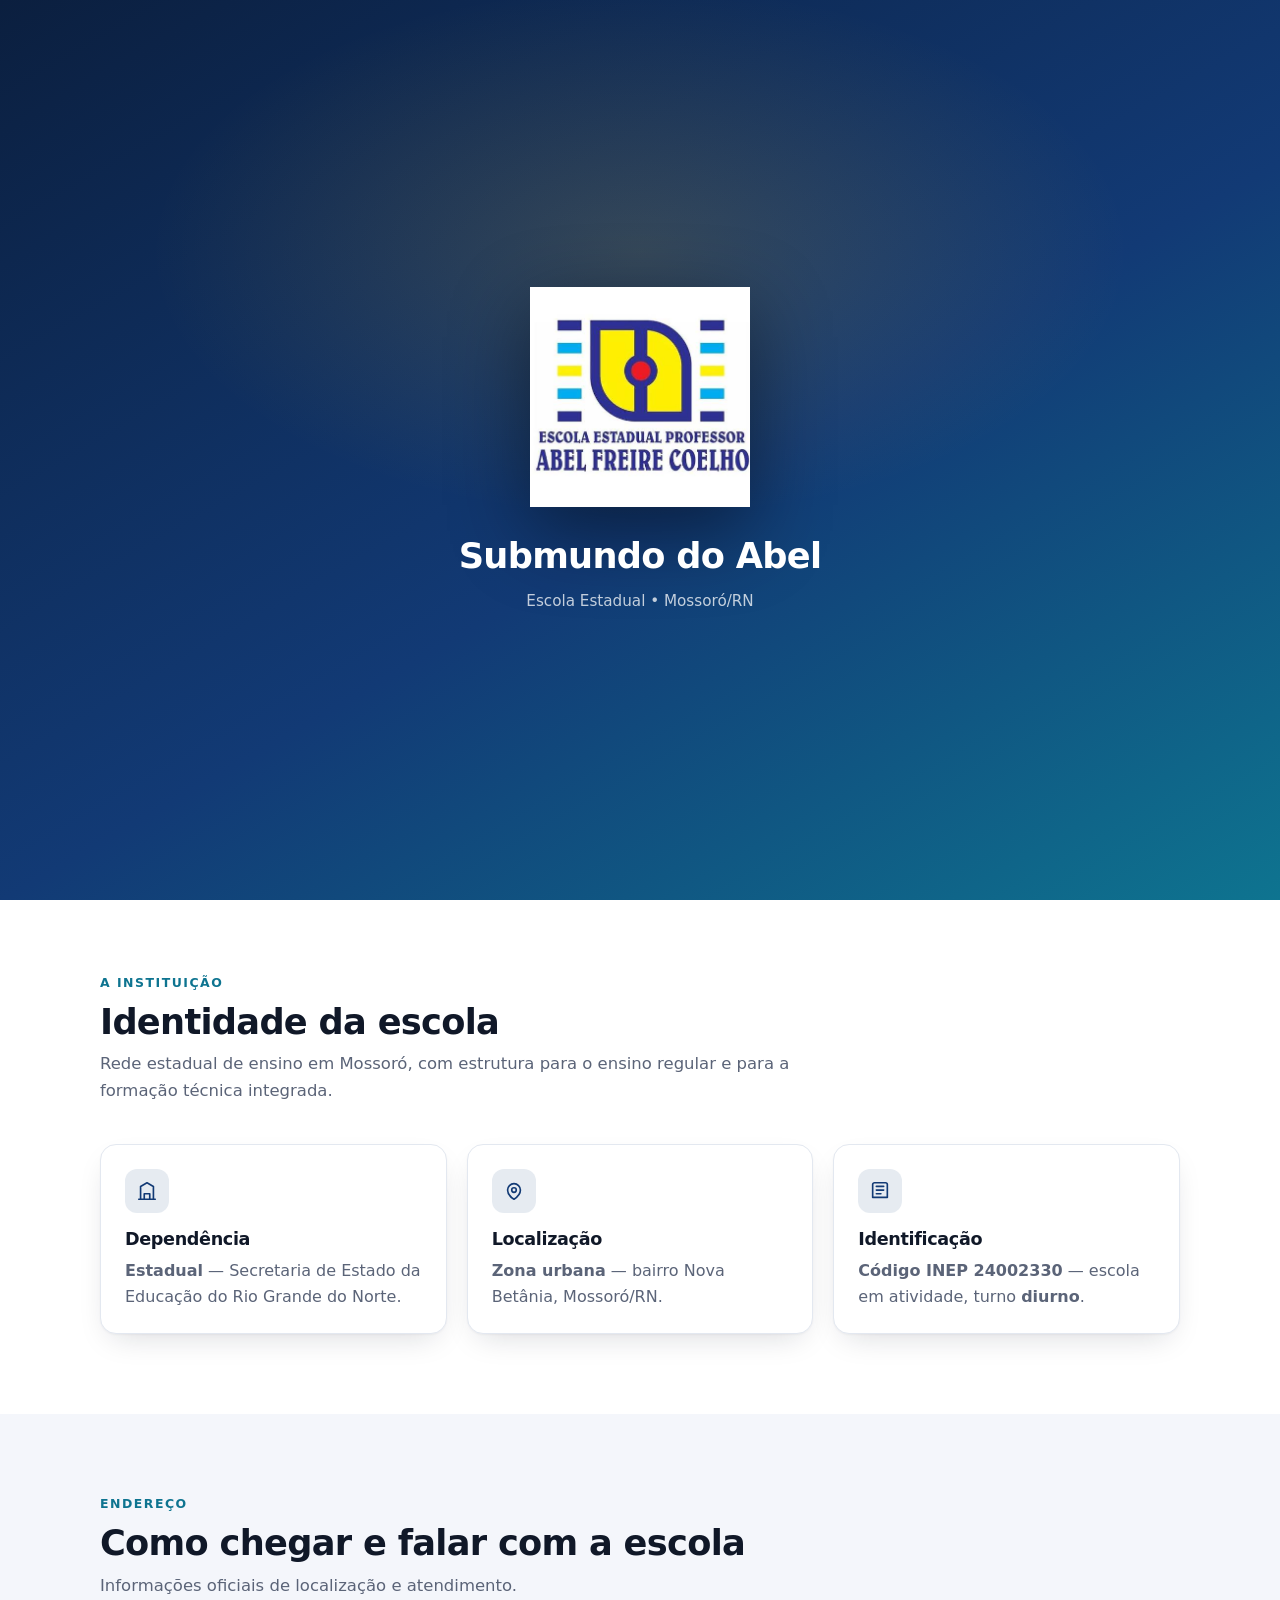
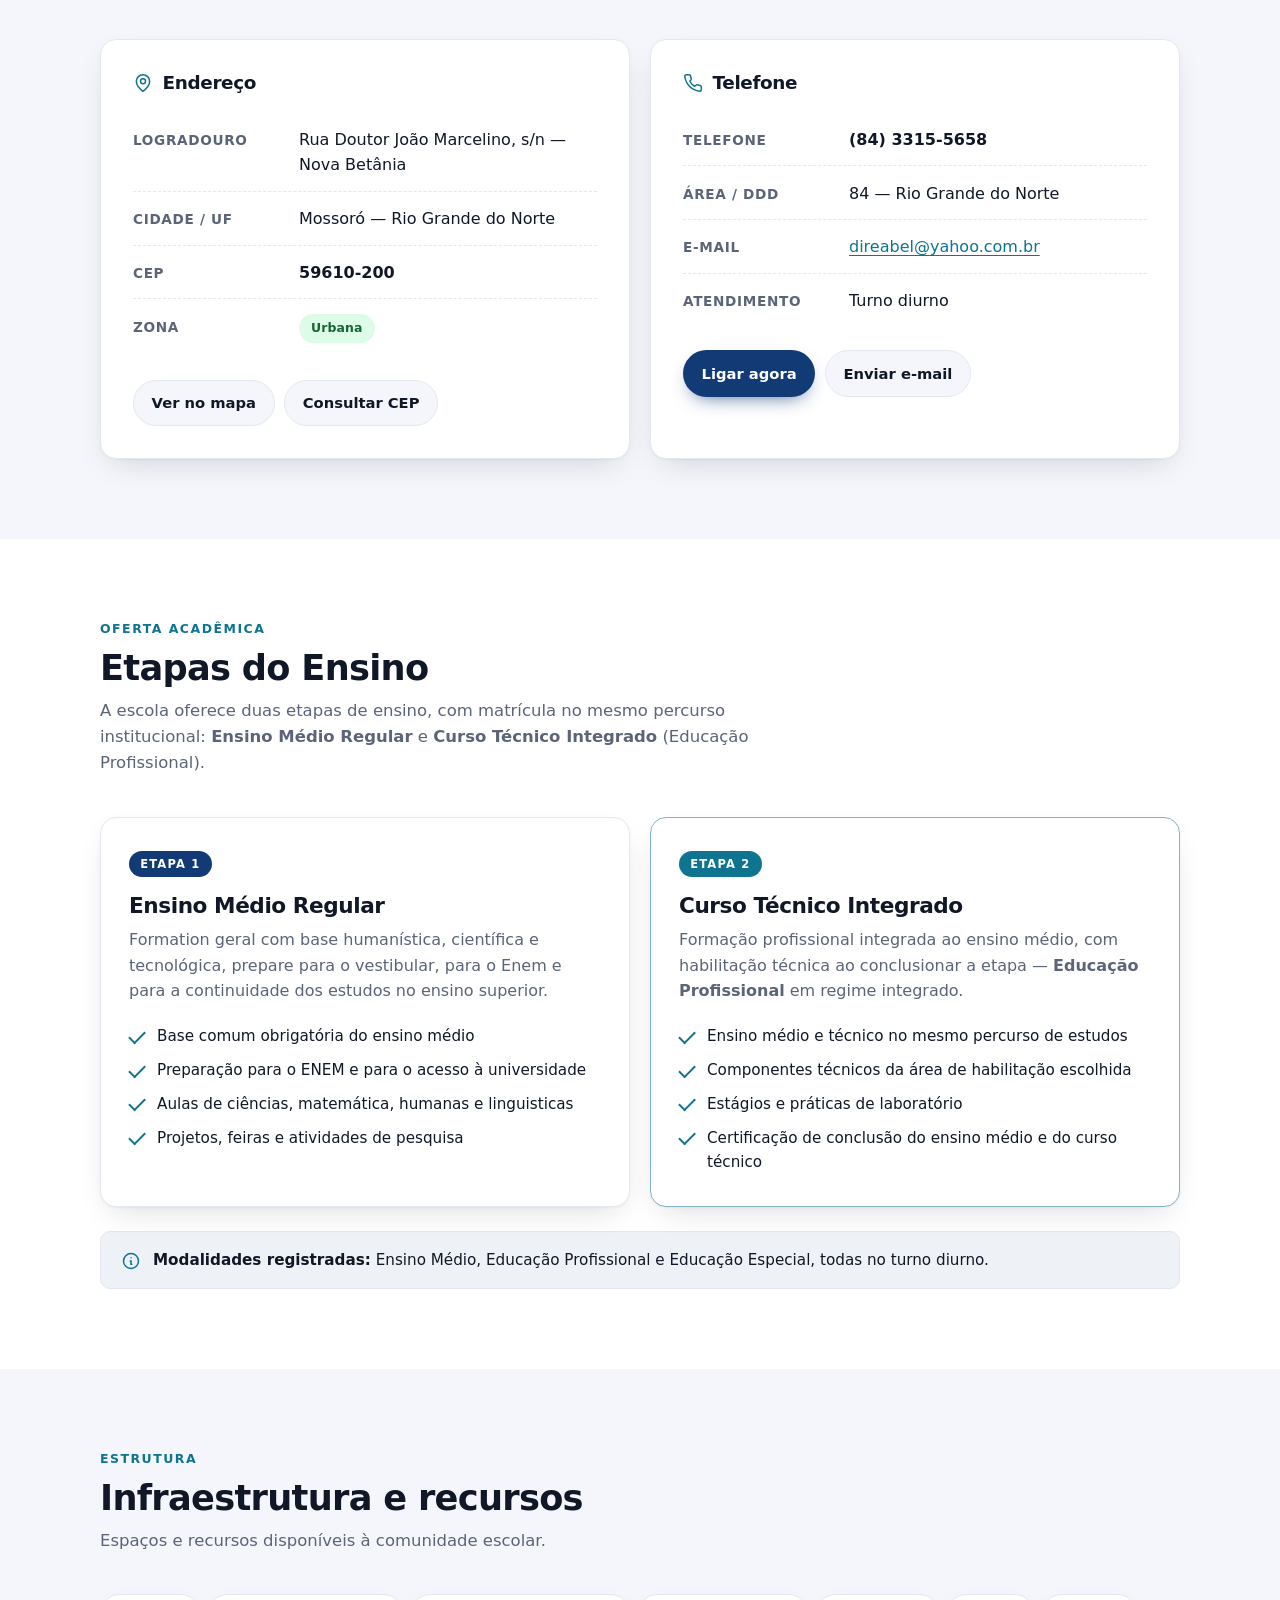
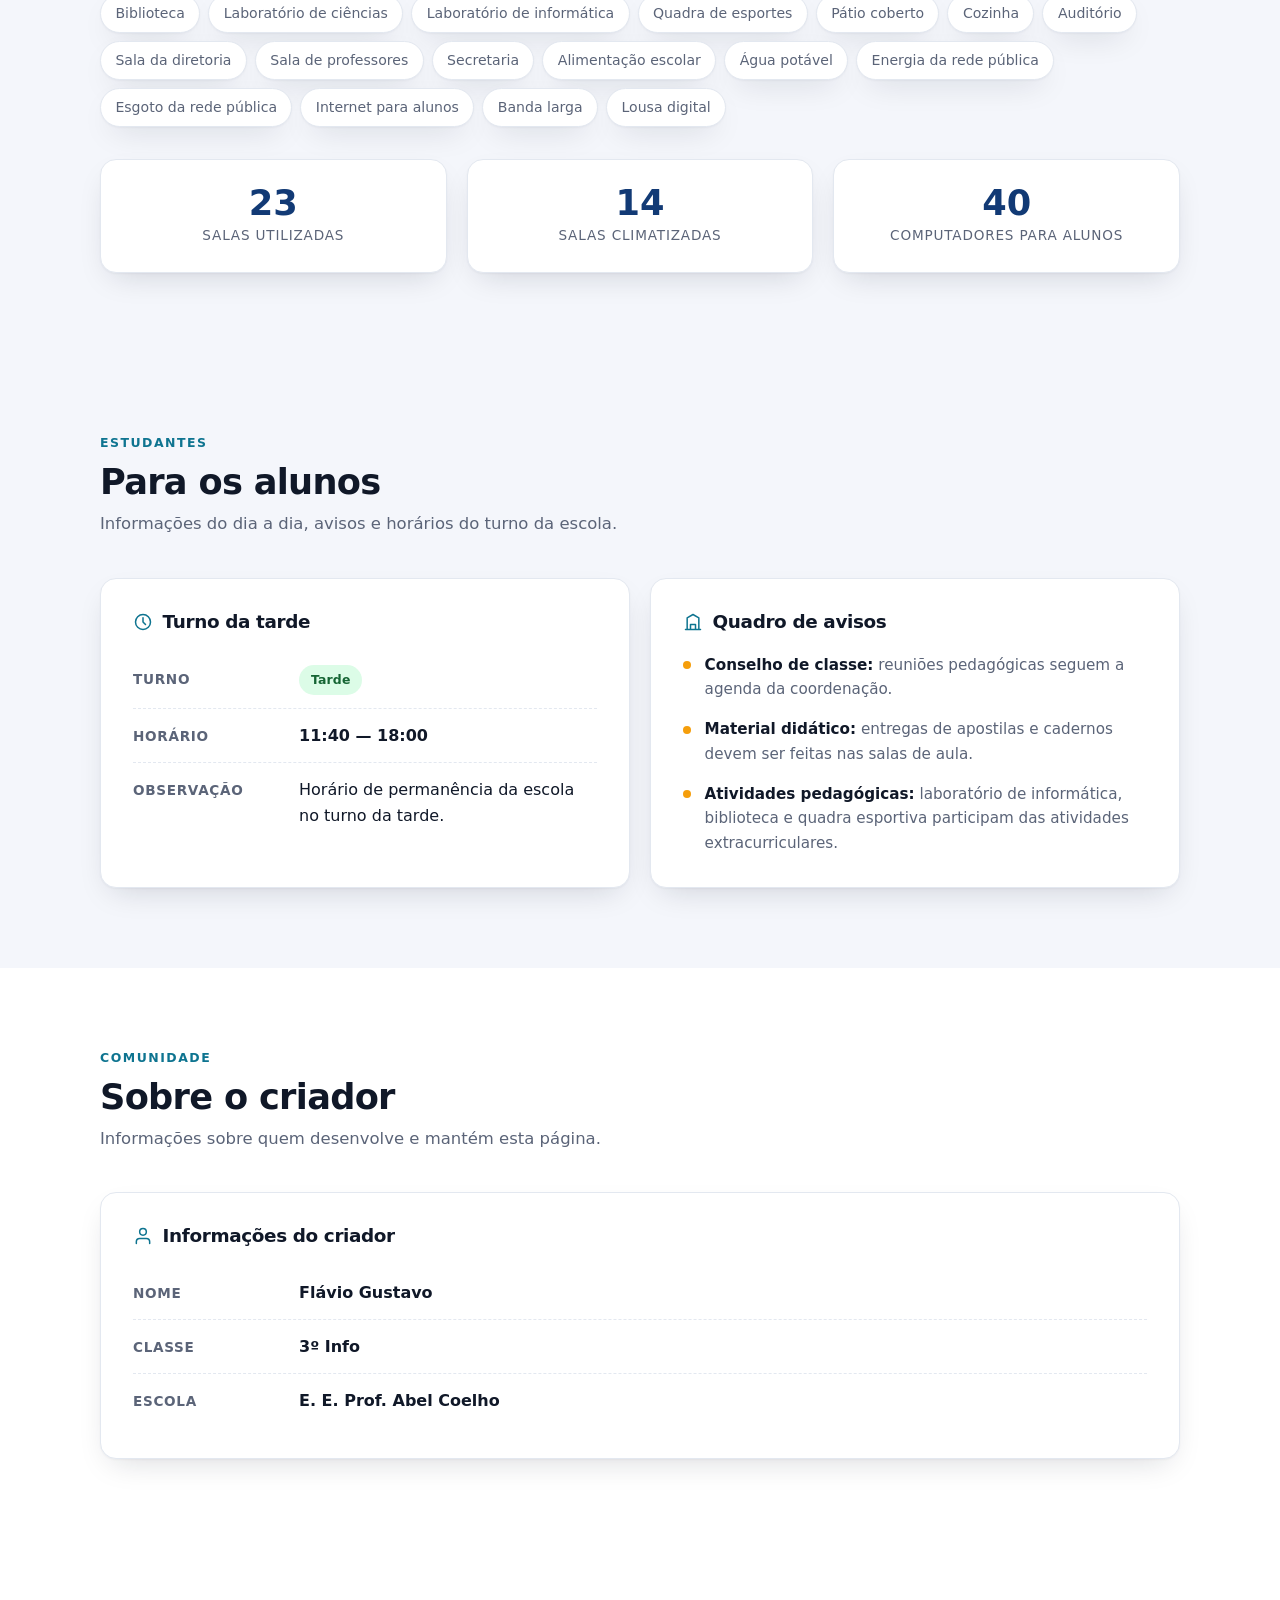
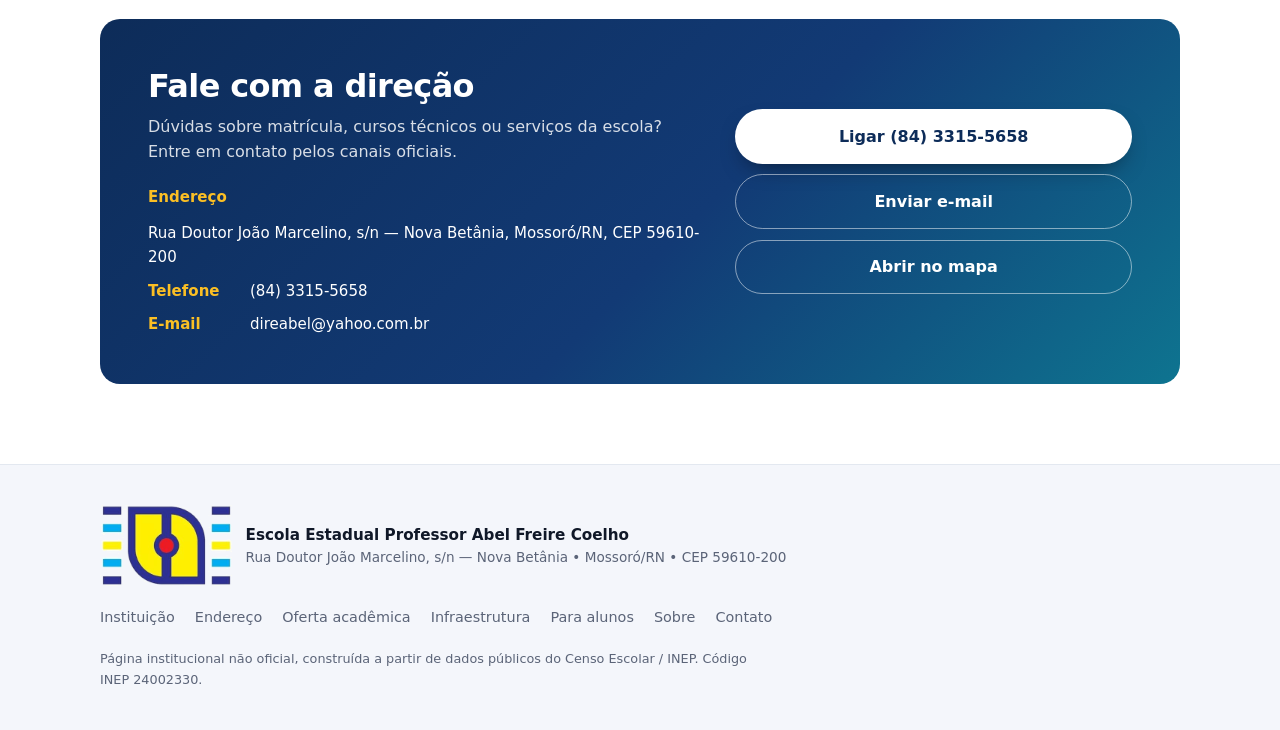
<file: index.html>
<!DOCTYPE html>
<html lang="pt-BR">
<head>
<meta charset="utf-8">
<meta name="viewport" content="width=device-width, initial-scale=1, viewport-fit=cover">
<title>Submundo do Abel</title>
<meta name="description" content="Página institucional da Escola Estadual Professor Abel Freire Coelho (Mossoró/RN). Endereço, telefone, zona de localização e oferta acadêmica: Ensino Médio Regular e Curso Técnico Integrado / Educação Profissional.">
<meta name="author" content="Escola Estadual Professor Abel Freire Coelho">
<meta name="theme-color" content="#123a75">
<meta name="color-scheme" content="light dark">

<link rel="manifest" href="manifest.webmanifest">
<link rel="icon" href="icons/favicon.svg" type="image/svg+xml">
<link rel="icon" href="icons/icon-192.png" sizes="192x192" type="image/png">
<link rel="apple-touch-icon" href="icons/apple-touch-icon.png">
<meta name="apple-mobile-web-app-capable" content="yes">
<meta name="apple-mobile-web-app-status-bar-style" content="black-translucent">
<meta name="apple-mobile-web-app-title" content="Abel Coelho">
<meta name="mobile-web-app-capable" content="yes">
<link rel="canonical" href="./index.html">

<meta property="og:type" content="website">
<meta property="og:locale" content="pt_BR">
<meta property="og:title" content="Submundo do Abel">
<meta property="og:description" content="Mossoró/RN • Ensino Médio Regular e Curso Técnico Integrado / Educação Profissional.">
<meta property="og:image" content="icons/icon-512.png">
<meta property="og:image:alt" content="Logo da Escola Estadual Professor Abel Freire Coelho">
<meta name="twitter:card" content="summary">

<link rel="stylesheet" href="css/styles.css">
<script type="application/ld+json">
{
  "@context": "https://schema.org",
  "@type": "EducationalOrganization",
  "name": "Escola Estadual Professor Abel Freire Coelho",
  "alternateName": "E.E. Prof. Abel Freire Coelho",
  "description": "Escola estadual de Mossoró/RN com oferta de Ensino Médio Regular e Curso Técnico Integrado (Educação Profissional).",
  "url": "./index.html",
  "telephone": "+55-84-3315-5658",
  "email": "direabel@yahoo.com.br",
  "address": {
    "@type": "PostalAddress",
    "streetAddress": "Rua Doutor João Marcelino, s/n",
    "addressLocality": "Mossoró",
    "addressRegion": "RN",
    "postalCode": "59610-200",
    "addressCountry": "BR"
  },
  "areaServed": { "@type": "City", "name": "Mossoró" },
  "sameAs": [],
  "identifier": { "@type": "PropertyValue", "name": "Código INEP", "value": "24002330" }
}
</script>
</head>

<body>
<a class="skip-link" href="#conteudo">Pular para o conteúdo</a>

<div class="splash" id="splash" aria-hidden="true">
  <img class="splash__logo" src="images.jpeg" alt="Logo Submundo do Abel" width="220" height="220">
  <p class="splash__title">Submundo do Abel</p>
  <p class="splash__subtitle">Escola Estadual • Mossoró/RN</p>
</div>

<div class="topbar" id="statusbar" hidden>
  <span class="topbar__dot" aria-hidden="true"></span>
  <span id="statusbar-text">Você está offline — exibindo a versão em cache.</span>
</div>

<header class="header" id="header">
  <div class="header__inner container">
    <a class="brand" href="#topo" aria-label="Ir para o início">
      <img class="brand__mark" src="images.jpeg" alt="" width="48" height="48">
      <span class="brand__text">
        <strong>Submundo do Abel</strong>
        <small>Escola Estadual • Mossoró/RN</small>
      </span>
    </a>

    <nav class="nav" id="nav" aria-label="Navegação principal">
      <a href="#instituicao">Instituição</a>
      <a href="#oferta">Oferta Acadêmica</a>
      <a href="#infraestrutura">Infraestrutura</a>
      <a href="#alunos">Para alunos</a>
      <a href="#sobre">Sobre</a>
      <a href="#contato">Contato</a>
    </nav>

    <div class="header__actions">
      <button class="icon-btn" id="theme-toggle" type="button" aria-label="Alternar tema claro/escuro" title="Alternar tema">
        <svg viewBox="0 0 24 24" width="20" height="20" aria-hidden="true"><path class="icon-sun" d="M12 4V2m0 20v-2m8-8h2M2 12h2m13.66-5.66l1.41-1.41M4.93 19.07l1.41-1.41m0-11.32L4.93 4.93m14.14 14.14l-1.41-1.41M12 8a4 4 0 100 8 4 4 0 000-8z"/><path class="icon-moon" d="M21 12.79A9 9 0 1111.21 3 7 7 0 0021 12.79z"/></svg>
      </button>
      <button class="btn btn--install" id="install-btn" type="button" hidden>
        <svg viewBox="0 0 24 24" width="18" height="18" aria-hidden="true"><path d="M12 3v12m0 0l-4-4m4 4l4-4M4 17v2a2 2 0 002 2h12a2 2 0 002-2v-2"/></svg>
        <span>Instalar app</span>
      </button>
      <button class="icon-btn nav-toggle" id="nav-toggle" type="button" aria-label="Abrir menu" aria-expanded="false" aria-controls="nav">
        <svg viewBox="0 0 24 24" width="22" height="22" aria-hidden="true"><path d="M3 6h18M3 12h18M3 18h18"/></svg>
      </button>
    </div>
  </div>
</header>

<main id="conteudo">
  <!-- HERO -->
  <section class="hero" id="topo">
    <div class="hero__bg" aria-hidden="true"></div>
    <div class="container hero__inner">
      <img class="hero__logo" src="icons/logo-full.jpg"
           alt="Logo da Escola Estadual Professor Abel Freire Coelho"
           width="439" height="317">
      <p class="hero__eyebrow">
        <span class="pill pill--light">Rede Estadual • Rio Grande do Norte</span>
      </p>
      <h1 class="hero__title">Submundo do Abel</h1>
      <p class="hero__lead">
        Página institucional oficial. Conheça o endereço, o telefone, a zona de localização
        e toda a oferta acadêmica da escola.
      </p>

      <div class="hero__cta">
        <a class="btn btn--primary btn--lg" href="#contato">
          <svg viewBox="0 0 24 24" width="18" height="18" aria-hidden="true"><path d="M22 16.9v3a2 2 0 01-2.2 2 19.8 19.8 0 01-8.6-3.1 19.5 19.5 0 01-6-6A19.8 19.8 0 012.1 4.2 2 2 0 014.1 2h3a2 2 0 012 1.7c.1 1 .4 1.9.7 2.8a2 2 0 01-.5 2.1L8.1 9.9a16 16 0 006 6l1.3-1.2a2 2 0 012.1-.5c.9.3 1.8.6 2.8.7a2 2 0 011.7 2z"/></svg>
              <span>(84) 3315-5658</span>
        </a>
        <a class="btn btn--ghost btn--lg" href="#oferta">Ver oferta acadêmica</a>
      </div>

      <ul class="hero__stats">
        <li><strong>29</strong><span>turmas</span></li>
        <li><strong>1.061</strong><span>matrículas</span></li>
        <li><strong>41</strong><span>docentes</span></li>
        <li><strong>Urbana</strong><span>zona</span></li>
      </ul>
      <p class="hero__note">Fonte: Censo Escolar / INEP — dados públicos mais recentes.</p>
    </div>
  </section>

  <!-- INSTITUIÇÃO -->
  <section class="section" id="instituicao">
    <div class="container">
      <header class="section__head">
        <p class="section__eyebrow">A instituição</p>
        <h2 class="section__title">Identidade da escola</h2>
        <p class="section__lead">
          Rede estadual de ensino em Mossoró, com estrutura para o ensino regular e para a
          formação técnica integrada.
        </p>
      </header>

      <div class="grid grid--3">
        <article class="card">
          <div class="card__icon" aria-hidden="true">
            <svg viewBox="0 0 24 24" width="22" height="22"><path d="M3 21h18M5 21V7l7-4 7 4v14M9 21v-6h6v6"/></svg>
          </div>
          <h3 class="card__title">Dependência</h3>
          <p class="card__text"><strong>Estadual</strong> — Secretaria de Estado da Educação do Rio Grande do Norte.</p>
        </article>

        <article class="card">
          <div class="card__icon" aria-hidden="true">
            <svg viewBox="0 0 24 24" width="22" height="22"><path d="M12 21s-7-4.35-7-10a7 7 0 0114 0c0 5.65-7 10-7 10z"/><circle cx="12" cy="11" r="2.5"/></svg>
          </div>
          <h3 class="card__title">Localização</h3>
          <p class="card__text"><strong>Zona urbana</strong> — bairro Nova Betânia, Mossoró/RN.</p>
        </article>

        <article class="card">
          <div class="card__icon" aria-hidden="true">
            <svg viewBox="0 0 24 24" width="22" height="22"><path d="M4 19V5a2 2 0 012-2h12a2 2 0 012 2v14M4 19h16M8 7h8M8 11h8M8 15h5"/></svg>
          </div>
          <h3 class="card__title">Identificação</h3>
          <p class="card__text"><strong>Código INEP 24002330</strong> — escola em atividade, turno <strong>diurno</strong>.</p>
        </article>
      </div>
    </div>
  </section>

  <!-- ENDEREÇO E CONTATO -->
  <section class="section section--alt" id="endereco">
    <div class="container">
      <header class="section__head">
        <p class="section__eyebrow">Endereço</p>
        <h2 class="section__title">Como chegar e falar com a escola</h2>
        <p class="section__lead">Informações oficiais de localização e atendimento.</p>
      </header>

      <div class="grid grid--contact">
        <div class="panel">
          <h3 class="panel__title">
            <svg viewBox="0 0 24 24" width="20" height="20" aria-hidden="true"><path d="M20 10c0 6-8 12-8 12s-8-6-8-12a8 8 0 1116 0z"/><circle cx="12" cy="10" r="3"/></svg>
            Endereço
          </h3>
          <dl class="data-list">
            <div class="data-list__row">
              <dt>Logradouro</dt>
              <dd>Rua Doutor João Marcelino, s/n — Nova Betânia</dd>
            </div>
            <div class="data-list__row">
              <dt>Cidade / UF</dt>
              <dd>Mossoró — Rio Grande do Norte</dd>
            </div>
            <div class="data-list__row">
              <dt>CEP</dt>
              <dd><strong>59610-200</strong></dd>
            </div>
            <div class="data-list__row">
              <dt>Zona</dt>
              <dd><span class="pill pill--ok">Urbana</span></dd>
            </div>
          </dl>
          <div class="panel__actions">
            <a class="btn btn--soft" target="_blank" rel="noopener"
               href="https://www.google.com/maps/search/?api=1&query=Rua+Doutor+Jo%C3%A3o+Marcelino,+Nova+Bet%C3%A2nia,+Mossor%C3%B3+-+RN,+59610-200">
              Ver no mapa
            </a>
            <a class="btn btn--soft" target="_blank" rel="noopener"
               href="https://buscacepinter.correios.com.br/app/endereco/index.php">
              Consultar CEP
            </a>
          </div>
        </div>

        <div class="panel">
          <h3 class="panel__title">
            <svg viewBox="0 0 24 24" width="20" height="20" aria-hidden="true"><path d="M22 16.9v3a2 2 0 01-2.2 2 19.8 19.8 0 01-8.6-3.1 19.5 19.5 0 01-6-6A19.8 19.8 0 012.1 4.2 2 2 0 014.1 2h3a2 2 0 012 1.7c.1 1 .4 1.9.7 2.8a2 2 0 01-.5 2.1L8.1 9.9a16 16 0 006 6l1.3-1.2a2 2 0 012.1-.5c.9.3 1.8.6 2.8.7a2 2 0 011.7 2z"/></svg>
            Telefone
          </h3>
          <dl class="data-list">
            <div class="data-list__row">
              <dt>Telefone</dt>
              <dd><strong>(84) 3315-5658</strong></dd>
            </div>
            <div class="data-list__row">
              <dt>Área / DDD</dt>
              <dd>84 — Rio Grande do Norte</dd>
            </div>
            <div class="data-list__row">
              <dt>E-mail</dt>
              <dd><a href="mailto:direabel@yahoo.com.br">direabel@yahoo.com.br</a></dd>
            </div>
            <div class="data-list__row">
              <dt>Atendimento</dt>
              <dd>Turno diurno</dd>
            </div>
          </dl>
          <div class="panel__actions">
            <a class="btn btn--primary" href="tel:+558433155658">Ligar agora</a>
            <a class="btn btn--soft" href="mailto:direabel@yahoo.com.br">Enviar e-mail</a>
          </div>
        </div>
      </div>
    </div>
  </section>

  <!-- OFERTA ACADÊMICA -->
  <section class="section" id="oferta">
    <div class="container">
      <header class="section__head">
        <p class="section__eyebrow">Oferta acadêmica</p>
        <h2 class="section__title">Etapas do Ensino</h2>
        <p class="section__lead">
          A escola oferece duas etapas de ensino, com matrícula no mesmo percurso institucional:
          <strong>Ensino Médio Regular</strong> e <strong>Curso Técnico Integrado</strong> (Educação Profissional).
        </p>
      </header>

      <div class="grid grid--2">
        <article class="plan">
          <div class="plan__badge">Etapa 1</div>
          <h3 class="plan__title">Ensino Médio Regular</h3>
          <p class="plan__text">
            Formation geral com base humanística, científica e tecnológica, prepare para o
            vestibular, para o Enem e para a continuidade dos estudos no ensino superior.
          </p>
          <ul class="check-list">
            <li>Base comum obrigatória do ensino médio</li>
            <li>Preparação para o ENEM e para o acesso à universidade</li>
            <li>Aulas de ciências, matemática, humanas e linguisticas</li>
            <li>Projetos, feiras e atividades de pesquisa</li>
          </ul>
        </article>

        <article class="plan plan--accent">
          <div class="plan__badge">Etapa 2</div>
          <h3 class="plan__title">Curso Técnico Integrado</h3>
          <p class="plan__text">
            Formação profissional integrada ao ensino médio, com habilitação técnica ao
            conclusionar a etapa — <strong>Educação Profissional</strong> em regime integrado.
          </p>
          <ul class="check-list">
            <li>Ensino médio e técnico no mesmo percurso de estudos</li>
            <li>Componentes técnicos da área de habilitação escolhida</li>
            <li>Estágios e práticas de laboratório</li>
            <li>Certificação de conclusão do ensino médio e do curso técnico</li>
          </ul>
        </article>
      </div>

      <div class="notice">
        <svg viewBox="0 0 24 24" width="20" height="20" aria-hidden="true"><circle cx="12" cy="12" r="9"/><path d="M12 8h.01M11 12h1v4h1"/></svg>
        <p>
          <strong>Modalidades registradas:</strong> Ensino Médio, Educação Profissional e
          Educação Especial, todas no turno diurno.
        </p>
      </div>
    </div>
  </section>

  <!-- INFRAESTRUTURA -->
  <section class="section section--alt" id="infraestrutura">
    <div class="container">
      <header class="section__head">
        <p class="section__eyebrow">Estrutura</p>
        <h2 class="section__title">Infraestrutura e recursos</h2>
        <p class="section__lead">Espaços e recursos disponíveis à comunidade escolar.</p>
      </header>

      <ul class="tags">
        <li>Biblioteca</li>
        <li>Laboratório de ciências</li>
        <li>Laboratório de informática</li>
        <li>Quadra de esportes</li>
        <li>Pátio coberto</li>
        <li>Cozinha</li>
        <li>Auditório</li>
        <li>Sala da diretoria</li>
        <li>Sala de professores</li>
        <li>Secretaria</li>
        <li>Alimentação escolar</li>
        <li>Água potável</li>
        <li>Energia da rede pública</li>
        <li>Esgoto da rede pública</li>
        <li>Internet para alunos</li>
        <li>Banda larga</li>
        <li>Lousa digital</li>
      </ul>

      <div class="grid grid--3 metrics">
        <div class="metric"><strong>23</strong><span>salas utilizadas</span></div>
        <div class="metric"><strong>14</strong><span>salas climatizadas</span></div>
        <div class="metric"><strong>40</strong><span>computadores para alunos</span></div>
      </div>
    </div>
  </section>

  <!-- PARA OS ALUNOS -->
  <section class="section section--alt" id="alunos">
    <div class="container">
      <header class="section__head">
        <p class="section__eyebrow">Estudantes</p>
        <h2 class="section__title">Para os alunos</h2>
        <p class="section__lead">
          Informações do dia a dia, avisos e horários do turno da escola.
        </p>
      </header>

      <div class="grid grid--2">
        <article class="panel">
          <h3 class="panel__title">
            <svg viewBox="0 0 24 24" width="20" height="20" aria-hidden="true"><circle cx="12" cy="12" r="9"/><path d="M12 7v5l3 3"/></svg>
            Turno da tarde
          </h3>
          <dl class="data-list">
            <div class="data-list__row">
              <dt>Turno</dt>
              <dd><span class="pill pill--ok">Tarde</span></dd>
            </div>
            <div class="data-list__row">
              <dt>Horário</dt>
              <dd><strong>11:40 — 18:00</strong></dd>
            </div>
            <div class="data-list__row">
              <dt>Observação</dt>
              <dd>Horário de permanência da escola no turno da tarde.</dd>
            </div>
          </dl>
        </article>

        <article class="panel">
          <h3 class="panel__title">
            <svg viewBox="0 0 24 24" width="20" height="20" aria-hidden="true"><path d="M3 21h18M5 21V7l7-4 7 4v14M9 21v-6h6v6"/></svg>
            Quadro de avisos
          </h3>
          <ul class="avisos">
            <li><strong>Conselho de classe:</strong> reuniões pedagógicas seguem a agenda da coordenação.</li>
            <li><strong>Material didático:</strong> entregas de apostilas e cadernos devem ser feitas nas salas de aula.</li>
            <li><strong>Atividades pedagógicas:</strong> laboratório de informática, biblioteca e quadra esportiva participam das atividades extracurriculares.</li>
          </ul>
        </article>
      </div>
    </div>
  </section>

  <!-- SOBRE O CRIADOR -->
  <section class="section" id="sobre">
    <div class="container">
      <header class="section__head">
        <p class="section__eyebrow">Comunidade</p>
        <h2 class="section__title">Sobre o criador</h2>
        <p class="section__lead">
          Informações sobre quem desenvolve e mantém esta página.
        </p>
      </header>

      <div class="panel">
        <h3 class="panel__title">
          <svg viewBox="0 0 24 24" width="20" height="20" aria-hidden="true"><path d="M20 21v-2a4 4 0 00-4-4H8a4 4 0 00-4 4v2"/><circle cx="12" cy="7" r="4"/></svg>
          Informações do criador
        </h3>
        <dl class="data-list">
          <div class="data-list__row">
            <dt>Nome</dt>
            <dd><strong>Flávio Gustavo</strong></dd>
          </div>
          <div class="data-list__row">
            <dt>Classe</dt>
            <dd><strong>3º Info</strong></dd>
          </div>
          <div class="data-list__row">
            <dt>Escola</dt>
            <dd><strong>E. E. Prof. Abel Coelho</strong></dd>
          </div>
        </dl>
      </div>
    </div>
  </section>

  <!-- CONTATO -->
  <section class="section" id="contato">
    <div class="container">
      <div class="cta">
        <div class="cta__text">
          <h2 class="cta__title">Fale com a direção</h2>
          <p class="cta__lead">
            Dúvidas sobre matrícula, cursos técnicos ou serviços da escola?
            Entre em contato pelos canais oficiais.
          </p>
          <ul class="cta__list">
            <li><span>Endereço</span> Rua Doutor João Marcelino, s/n — Nova Betânia, Mossoró/RN, CEP 59610-200</li>
            <li><span>Telefone</span> (84) 3315-5658</li>
            <li><span>E-mail</span> direabel@yahoo.com.br</li>
          </ul>
        </div>
        <div class="cta__actions">
          <a class="btn btn--primary btn--lg" href="tel:+558433155658">Ligar (84) 3315-5658</a>
          <a class="btn btn--ghost btn--lg" href="mailto:direabel@yahoo.com.br">Enviar e-mail</a>
          <a class="btn btn--ghost btn--lg" target="_blank" rel="noopener"
             href="https://www.google.com/maps/search/?api=1&query=Escola+Estadual+Professor+Abel+Freire+Coelho,+Mossor%C3%B3+-+RN">Abrir no mapa</a>
        </div>
      </div>
    </div>
  </section>
</main>

<footer class="footer">
  <div class="container footer__inner">
    <div class="footer__brand">
      <img src="icons/logo-emblem.png" alt="" width="132" height="81">
      <div>
        <strong>Escola Estadual Professor Abel Freire Coelho</strong>
        <span>Rua Doutor João Marcelino, s/n — Nova Betânia • Mossoró/RN • CEP 59610-200</span>
      </div>
    </div>
    <nav class="footer__nav" aria-label="Navegação do rodapé">
      <a href="#instituicao">Instituição</a>
      <a href="#endereco">Endereço</a>
      <a href="#oferta">Oferta acadêmica</a>
      <a href="#infraestrutura">Infraestrutura</a>
      <a href="#alunos">Para alunos</a>
      <a href="#sobre">Sobre</a>
      <a href="#contato">Contato</a>
    </nav>
    <p class="footer__note">
      Página institucional não oficial, construída a partir de dados públicos do Censo Escolar / INEP.
      Código INEP 24002330.
    </p>
  </div>
</footer>

<button class="to-top" id="to-top" type="button" aria-label="Voltar ao topo" hidden>
  <svg viewBox="0 0 24 24" width="20" height="20" aria-hidden="true"><path d="M12 19V5m0 0l-6 6m6-6l6 6"/></svg>
</button>

<div class="toast" id="toast" role="status" aria-live="polite" hidden></div>

<script src="js/app.js" defer></script>
</body>
</html>
</file>
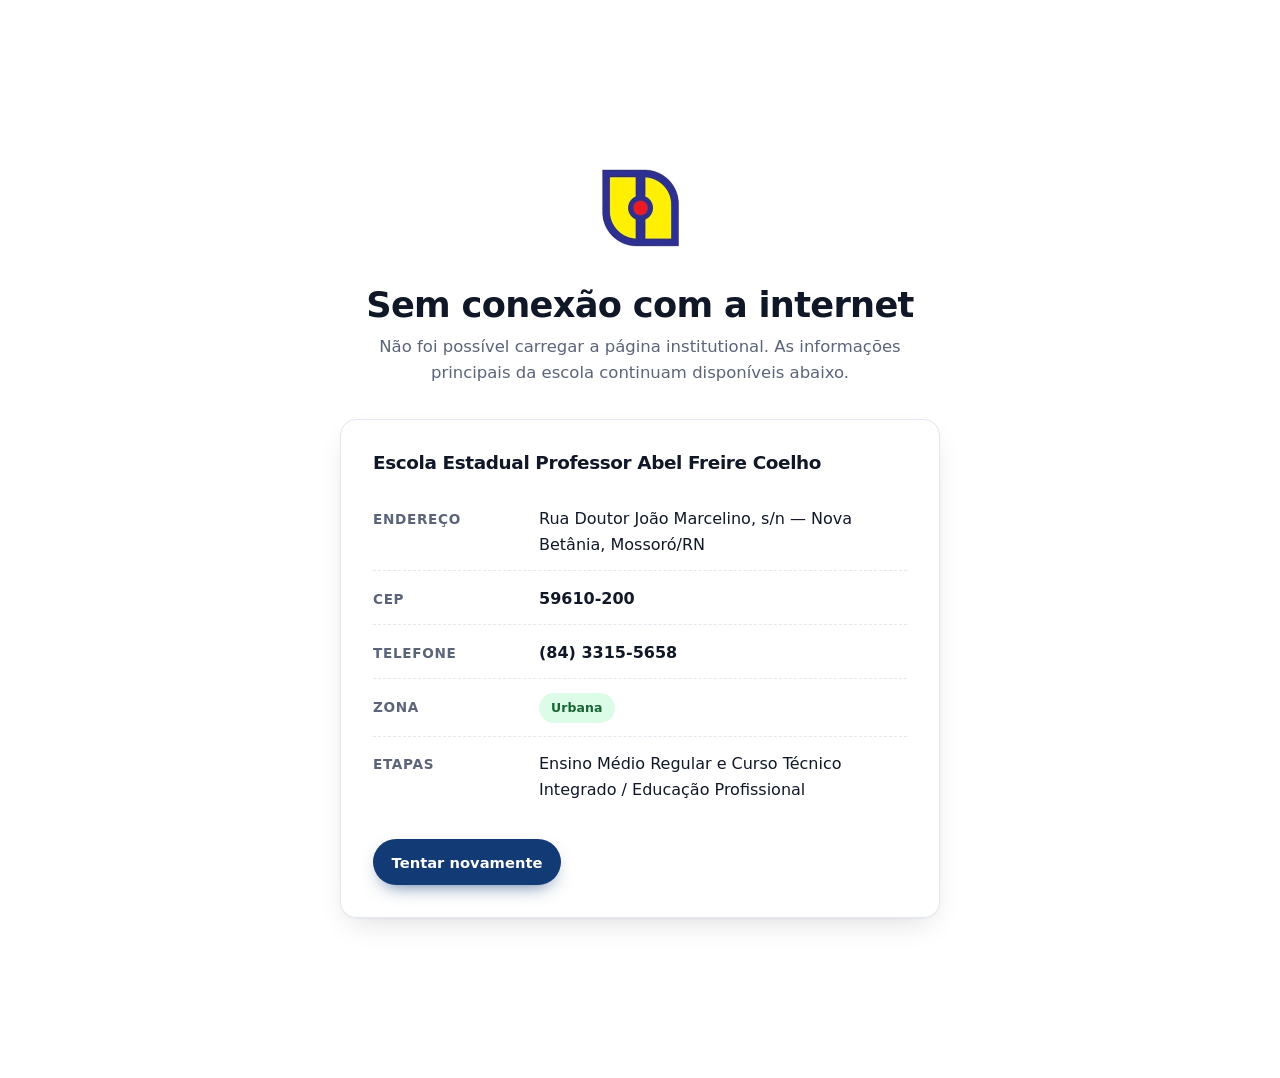
<file: offline.html>
<!DOCTYPE html>
<html lang="pt-BR" data-theme="light">
<head>
<meta charset="utf-8">
<meta name="viewport" content="width=device-width, initial-scale=1">
<title>Offline | Escola Estadual Professor Abel Freire Coelho</title>
<meta name="theme-color" content="#123a75">
<link rel="icon" href="icons/favicon.svg" type="image/svg+xml">
<link rel="stylesheet" href="css/styles.css">
</head>
<body>
<main class="section">
  <div class="container" style="max-width:640px;text-align:center;padding-block:clamp(2rem,10vw,5rem)">
    <img src="icons/icon-192.png" alt="" width="96" height="96" style="border-radius:24px">
    <h1 class="section__title" style="margin-top:1.25rem">Sem conexão com a internet</h1>
    <p class="section__lead" style="margin-inline:auto">
      Não foi possível carregar a página institutional. As informações principais da escola
      continuam disponíveis abaixo.
    </p>

    <div class="panel" style="text-align:left;margin-top:2rem">
      <h2 class="panel__title">Escola Estadual Professor Abel Freire Coelho</h2>
      <dl class="data-list">
        <div class="data-list__row"><dt>Endereço</dt><dd>Rua Doutor João Marcelino, s/n — Nova Betânia, Mossoró/RN</dd></div>
        <div class="data-list__row"><dt>CEP</dt><dd><strong>59610-200</strong></dd></div>
        <div class="data-list__row"><dt>Telefone</dt><dd><strong>(84) 3315-5658</strong></dd></div>
        <div class="data-list__row"><dt>Zona</dt><dd><span class="pill pill--ok">Urbana</span></dd></div>
        <div class="data-list__row"><dt>Etapas</dt><dd>Ensino Médio Regular e Curso Técnico Integrado / Educação Profissional</dd></div>
      </dl>
      <div class="panel__actions">
        <a class="btn btn--primary" href="./index.html">Tentar novamente</a>
      </div>
    </div>
  </div>
</main>
</body>
</html>
</file>
<file: css/styles.css>
/* =========================================================
   Escola Estadual Professor Abel Freire Coelho
   Folha de estilos da página institucional (PWA)
   ========================================================= */

:root {
  --brand: #123a75;
  --brand-strong: #0d2c59;
  --brand-2: #0e7490;
  --accent: #f59e0b;
  --accent-soft: #fef3c7;

  --bg: #ffffff;
  --bg-soft: #f4f6fb;
  --bg-elev: #ffffff;
  --text: #101828;
  --muted: #5b6478;
  --border: #e3e8f0;
  --shadow: 0 1px 2px rgba(16, 24, 40, .04), 0 12px 32px -12px rgba(16, 24, 40, .18);

  --radius: 16px;
  --radius-sm: 10px;
  --container: 1120px;
  --header-h: 68px;

  --font: "Segoe UI", system-ui, -apple-system, "Helvetica Neue", Arial, "Noto Sans", sans-serif;
}

html[data-theme="dark"] {
  --bg: #0b1220;
  --bg-soft: #101a2c;
  --bg-elev: #131e33;
  --text: #e8eefb;
  --muted: #9fadc4;
  --border: #1f2c45;
  --accent-soft: #3b2f10;
  --shadow: 0 1px 2px rgba(0, 0, 0, .3), 0 16px 40px -16px rgba(0, 0, 0, .6);
}

*, *::before, *::after { box-sizing: border-box; }

/* O atributo [hidden] precisa vencer o display definido pelas classes abaixo */
[hidden] { display: none !important; }

html { scroll-behavior: smooth; scroll-padding-top: calc(var(--header-h) + 16px); }

@media (prefers-reduced-motion: reduce) {
  html { scroll-behavior: auto; }
  *, *::before, *::after { animation-duration: .001ms !important; transition-duration: .001ms !important; }
}

body {
  margin: 0;
  font-family: var(--font);
  background: var(--bg);
  color: var(--text);
  line-height: 1.6;
  -webkit-font-smoothing: antialiased;
  text-rendering: optimizeLegibility;
}

img, svg { max-width: 100%; }
img { height: auto; }

h1, h2, h3, h4 { line-height: 1.2; margin: 0 0 .5rem; letter-spacing: -.02em; }
p { margin: 0 0 1rem; }
a { color: var(--brand-2); text-decoration-thickness: 1px; text-underline-offset: 3px; }
html[data-theme="dark"] a { color: #5eead4; }

:focus-visible {
  outline: 3px solid var(--accent);
  outline-offset: 2px;
  border-radius: 6px;
}

.container { width: 100%; max-width: var(--container); margin-inline: auto; padding-inline: 20px; }

.skip-link {
  position: absolute; left: -9999px; top: 0; z-index: 100;
  background: var(--brand); color: #fff; padding: .75rem 1.25rem; border-radius: 0 0 10px 0;
}
.skip-link:focus { left: 0; }

/* ---------------- Barra de status (offline) ---------------- */
.topbar {
  position: sticky; top: 0; z-index: 60;
  background: var(--accent); color: #1f1300;
  font-size: .85rem; font-weight: 600;
  padding: .5rem 1rem; text-align: center;
}
.topbar__dot {
  display: inline-block; width: .55rem; height: .55rem; border-radius: 50%;
  background: #7c2d12; margin-right: .5rem; vertical-align: middle;
}

/* ---------------- Tela de carregamento (splash) ---------------- */
.splash {
  position: fixed; inset: 0; z-index: 200;
  display: grid; place-content: center; justify-items: center; align-content: center; gap: .3rem;
  background:
    radial-gradient(700px 380px at 50% 28%, rgba(251, 191, 36, .16), transparent 70%),
    linear-gradient(150deg, #0b1f3f 0%, #123a75 55%, #0e7490 100%);
  opacity: 1; visibility: visible;
}
.splash.is-hidden { opacity: 0; visibility: hidden; pointer-events: none; transition: opacity .6s ease, visibility .6s ease; }
.splash__logo {
  display: block; width: min(220px, 56vw); height: auto;
  filter: drop-shadow(0 24px 40px rgba(0, 0, 0, .45));
  animation: splash-pop 1s cubic-bezier(.22, 1, .36, 1) both;
}
@keyframes splash-pop {
  from { opacity: 0; transform: scale(.6); }
  to { opacity: 1; transform: scale(1); }
}
.splash__title {
  margin: 1rem 0 0; font-size: clamp(1.5rem, 4vw, 2.2rem); font-weight: 800;
  letter-spacing: -.02em; color: #fff; text-align: center;
  animation: splash-rise 1s .3s ease both;
}
.splash__subtitle { margin: 0; color: rgba(255, 255, 255, .75); font-size: .95rem; animation: splash-rise 1s .5s ease both; }
@keyframes splash-rise {
  from { opacity: 0; transform: translateY(12px); }
  to { opacity: 1; transform: translateY(0); }
}

/* ---------------- Header ---------------- */
.header {
  position: sticky; top: 0; z-index: 50;
  background: color-mix(in srgb, var(--bg) 88%, transparent);
  backdrop-filter: saturate(180%) blur(12px);
  border-bottom: 1px solid var(--border);
}
.header__inner {
  min-height: var(--header-h);
  display: flex; align-items: center; gap: 1rem;
}

.brand { display: flex; align-items: center; gap: .7rem; text-decoration: none; color: inherit; margin-right: auto; }
.brand__mark { flex: none; display: block; width: 48px; height: 48px; object-fit: contain; border-radius: 12px; }
.brand__text { display: flex; flex-direction: column; line-height: 1.15; }
.brand__text strong { font-size: 1rem; letter-spacing: -.01em; }
.brand__text small { color: var(--muted); font-size: .78rem; }
/* Mantém a marca com a cor do texto também no tema escuro */
html[data-theme="dark"] .brand { color: var(--text); }

.nav { display: flex; gap: .25rem; }
.nav a {
  color: var(--muted); text-decoration: none; font-size: .92rem; font-weight: 500;
  padding: .5rem .8rem; border-radius: 999px; transition: background .18s, color .18s;
}
.nav a:hover { color: var(--text); background: var(--bg-soft); }
.nav a.is-active { color: var(--brand); background: color-mix(in srgb, var(--brand) 10%, transparent); }
html[data-theme="dark"] .nav a.is-active { color: #7dd3fc; }

.header__actions { display: flex; align-items: center; gap: .5rem; }

.icon-btn {
  display: inline-grid; place-items: center;
  width: 40px; height: 40px; border-radius: 50%;
  border: 1px solid var(--border); background: var(--bg-elev); color: var(--text);
  cursor: pointer; transition: transform .15s, background .18s, border-color .18s;
}
.icon-btn:hover { background: var(--bg-soft); }
.icon-btn:active { transform: scale(.94); }
.icon-btn svg { fill: none; stroke: currentColor; stroke-width: 1.8; stroke-linecap: round; stroke-linejoin: round; }

html[data-theme="light"] .icon-sun { display: none; }
html[data-theme="dark"] .icon-sun { display: block; }
html[data-theme="light"] .icon-moon { display: block; }
html[data-theme="dark"] .icon-moon { display: none; }

.nav-toggle { display: none; }

/* ---------------- Botões ---------------- */
.btn {
  display: inline-flex; align-items: center; justify-content: center; gap: .5rem;
  padding: .65rem 1.1rem; border-radius: 999px; border: 1px solid transparent;
  font: inherit; font-size: .92rem; font-weight: 600; text-decoration: none;
  cursor: pointer; transition: transform .15s, box-shadow .18s, background .18s, color .18s;
  white-space: nowrap;
}
.btn:active { transform: translateY(1px); }
.btn--primary { background: var(--brand); color: #fff; box-shadow: 0 8px 20px -10px rgba(18, 58, 117, .9); }
.btn--primary:hover { background: var(--brand-strong); }
html[data-theme="dark"] .btn--primary { background: #2563eb; }
html[data-theme="dark"] .btn--primary:hover { background: #1d4ed8; }
.btn--ghost { background: transparent; color: #fff; border-color: rgba(255, 255, 255, .45); }
.btn--ghost:hover { background: rgba(255, 255, 255, .12); }
.btn--soft { background: var(--bg-soft); color: var(--text); border-color: var(--border); }
.btn--soft:hover { border-color: var(--brand); color: var(--brand); }
html[data-theme="dark"] .btn--soft:hover { color: #7dd3fc; }
.btn--install { background: var(--accent); color: #241a00; }
.btn--install:hover { background: #d97706; color: #fff; }
.btn--lg { padding: .85rem 1.5rem; font-size: 1rem; }
.btn svg { fill: none; stroke: currentColor; stroke-width: 1.9; stroke-linecap: round; stroke-linejoin: round; }

/* ---------------- Hero ---------------- */
.hero {
  position: relative; overflow: hidden;
  background: linear-gradient(135deg, #0d2c59 0%, #123a75 45%, #0e7490 100%);
  color: #fff; padding: clamp(3rem, 8vw, 5.5rem) 0 clamp(3rem, 7vw, 5rem);
}
.hero__bg {
  position: absolute; inset: 0; opacity: .35; pointer-events: none;
  background:
    radial-gradient(600px 300px at 85% 10%, rgba(251, 191, 36, .35), transparent 70%),
    radial-gradient(700px 400px at 10% 90%, rgba(14, 165, 233, .35), transparent 70%);
}
.hero__inner { position: relative; }
.hero__logo {
  display: block;
  width: min(290px, 60vw); height: auto;
  margin-bottom: 1.5rem;
  padding: .7rem .9rem;
  background: #fff;
  border-radius: 16px;
  box-shadow: 0 22px 45px -24px rgba(0, 0, 0, .75);
}
.hero__eyebrow { margin-bottom: 1rem; }

.pill {
  display: inline-block; padding: .3rem .75rem; border-radius: 999px;
  font-size: .78rem; font-weight: 700; letter-spacing: .01em;
}
.pill--light { background: rgba(255, 255, 255, .16); color: #fff; border: 1px solid rgba(255, 255, 255, .25); }
.pill--ok { background: #dcfce7; color: #166534; }
html[data-theme="dark"] .pill--ok { background: #14351f; color: #86efac; }

.hero__title {
  font-size: clamp(1.9rem, 5.2vw, 3.2rem); font-weight: 800; margin-bottom: 1rem;
  letter-spacing: -.03em;
}
.hero__title span { color: #fbbf24; }
.hero__lead { max-width: 60ch; font-size: clamp(1rem, 2.2vw, 1.15rem); color: rgba(255, 255, 255, .86); margin-bottom: 1.75rem; }
.hero__cta { display: flex; flex-wrap: wrap; gap: .75rem; margin-bottom: 2.5rem; }

.hero__stats {
  list-style: none; margin: 0 0 1rem; padding: 1.25rem 0 0;
  display: grid; grid-template-columns: repeat(4, minmax(0, 1fr)); gap: 1rem;
  border-top: 1px solid rgba(255, 255, 255, .2);
}
.hero__stats li { display: flex; flex-direction: column; }
.hero__stats strong { font-size: clamp(1.4rem, 3.4vw, 2rem); font-weight: 800; line-height: 1.1; }
.hero__stats span { font-size: .85rem; color: rgba(255, 255, 255, .72); text-transform: uppercase; letter-spacing: .06em; }
.hero__note { font-size: .8rem; color: rgba(255, 255, 255, .6); margin: 0; }

/* ---------------- Seções ---------------- */
.section { padding: clamp(3rem, 7vw, 5rem) 0; }
.section--alt { background: var(--bg-soft); }
.section__head { max-width: 70ch; margin-bottom: 2.5rem; }
.section__eyebrow {
  text-transform: uppercase; letter-spacing: .12em; font-size: .78rem; font-weight: 800;
  color: var(--brand-2); margin-bottom: .5rem;
}
html[data-theme="dark"] .section__eyebrow { color: #5eead4; }
.section__title { font-size: clamp(1.5rem, 3.6vw, 2.2rem); font-weight: 800; }
.section__lead { color: var(--muted); font-size: 1.03rem; margin: 0; }

.grid { display: grid; gap: 1.25rem; }
.grid--3 { grid-template-columns: repeat(auto-fit, minmax(260px, 1fr)); }
.grid--2 { grid-template-columns: repeat(auto-fit, minmax(320px, 1fr)); }
.grid--contact { grid-template-columns: repeat(auto-fit, minmax(320px, 1fr)); }

/* Cards */
.card {
  background: var(--bg-elev); border: 1px solid var(--border); border-radius: var(--radius);
  padding: 1.5rem; box-shadow: var(--shadow);
}
.card__icon {
  display: grid; place-items: center; width: 44px; height: 44px; border-radius: 12px;
  background: color-mix(in srgb, var(--brand) 10%, transparent); color: var(--brand); margin-bottom: 1rem;
}
html[data-theme="dark"] .card__icon { color: #7dd3fc; }
.card__icon svg { fill: none; stroke: currentColor; stroke-width: 1.8; stroke-linecap: round; stroke-linejoin: round; }
.card__title { font-size: 1.1rem; font-weight: 700; }
.card__text { color: var(--muted); margin: 0; }

/* Painéis (endereço / telefone) */
.panel {
  background: var(--bg-elev); border: 1px solid var(--border); border-radius: var(--radius);
  padding: clamp(1.25rem, 3vw, 2rem); box-shadow: var(--shadow);
}
.panel__title {
  display: flex; align-items: center; gap: .6rem;
  font-size: 1.15rem; font-weight: 700; margin-bottom: 1.25rem;
}
.panel__title svg { fill: none; stroke: var(--brand-2); stroke-width: 1.8; stroke-linecap: round; stroke-linejoin: round; }
html[data-theme="dark"] .panel__title svg { stroke: #5eead4; }
.panel__actions { display: flex; flex-wrap: wrap; gap: .6rem; margin-top: 1.5rem; }

.data-list { margin: 0; display: grid; gap: .1rem; }
.data-list__row {
  display: grid; grid-template-columns: 150px 1fr; gap: 1rem; align-items: baseline;
  padding: .8rem 0; border-bottom: 1px dashed var(--border);
}
.data-list__row:last-child { border-bottom: 0; }
.data-list dt { color: var(--muted); font-size: .85rem; font-weight: 600; text-transform: uppercase; letter-spacing: .05em; }
.data-list dd { margin: 0; font-weight: 500; }

/* Planos (oferta acadêmica) */
.plan {
  position: relative; overflow: hidden;
  background: var(--bg-elev); border: 1px solid var(--border); border-radius: var(--radius);
  padding: 2rem 1.75rem; box-shadow: var(--shadow);
}
.plan--accent { border-color: color-mix(in srgb, var(--brand-2) 45%, var(--border)); }
.plan__badge {
  display: inline-block; background: var(--brand); color: #fff; font-size: .72rem; font-weight: 800;
  text-transform: uppercase; letter-spacing: .1em; padding: .25rem .7rem; border-radius: 999px; margin-bottom: 1rem;
}
.plan--accent .plan__badge { background: var(--brand-2); }
.plan__title { font-size: 1.35rem; font-weight: 800; }
.plan__text { color: var(--muted); }

.check-list { list-style: none; margin: 1.25rem 0 0; padding: 0; display: grid; gap: .6rem; }
.check-list li { position: relative; padding-left: 1.75rem; font-size: .95rem; }
.check-list li::before {
  content: ""; position: absolute; left: 0; top: .45em; width: 1rem; height: .55rem;
  border-left: 2.5px solid var(--brand-2); border-bottom: 2.5px solid var(--brand-2);
  transform: rotate(-45deg);
}
html[data-theme="dark"] .check-list li::before { border-color: #5eead4; }

.notice {
  display: flex; gap: .75rem; align-items: flex-start;
  margin-top: 1.5rem; padding: 1rem 1.25rem; border-radius: var(--radius-sm);
  background: color-mix(in srgb, var(--brand) 7%, var(--bg)); border: 1px solid var(--border);
}
.notice svg { flex: none; margin-top: .15rem; fill: none; stroke: var(--brand-2); stroke-width: 1.8; stroke-linecap: round; }
html[data-theme="dark"] .notice svg { stroke: #5eead4; }
.notice p { margin: 0; font-size: .95rem; }

.avisos { list-style: none; margin: 0; padding: 0; display: grid; gap: 1rem; }
.avisos li { position: relative; padding-left: 1.35rem; color: var(--muted); font-size: .95rem; }
.avisos li::before { content: ""; position: absolute; left: 0; top: .55em; width: .5rem; height: .5rem; border-radius: 50%; background: var(--accent); }
.avisos strong { color: var(--text); }

/* Infraestrutura */
.tags { list-style: none; margin: 0 0 2rem; padding: 0; display: flex; flex-wrap: wrap; gap: .5rem; }
.tags li {
  background: var(--bg-elev); border: 1px solid var(--border); border-radius: 999px;
  padding: .45rem .9rem; font-size: .88rem; color: var(--muted); box-shadow: var(--shadow);
}

.metrics { margin-top: .5rem; }
.metric {
  background: var(--bg-elev); border: 1px solid var(--border); border-radius: var(--radius);
  padding: 1.5rem; text-align: center; box-shadow: var(--shadow);
}
.metric strong { display: block; font-size: 2.2rem; font-weight: 800; color: var(--brand); line-height: 1.1; }
html[data-theme="dark"] .metric strong { color: #7dd3fc; }
.metric span { font-size: .85rem; color: var(--muted); text-transform: uppercase; letter-spacing: .06em; }

/* CTA */
.cta {
  display: grid; grid-template-columns: 1.4fr 1fr; gap: 2rem; align-items: center;
  background: linear-gradient(135deg, #0d2c59, #123a75 55%, #0e7490);
  color: #fff; border-radius: calc(var(--radius) + 4px); padding: clamp(1.75rem, 4vw, 3rem);
}
.cta__title { font-size: clamp(1.4rem, 3.2vw, 2rem); font-weight: 800; }
.cta__lead { color: rgba(255, 255, 255, .84); margin-bottom: 1.25rem; }
.cta__list { list-style: none; margin: 0; padding: 0; display: grid; gap: .6rem; font-size: .94rem; }
.cta__list li { display: flex; gap: .75rem; flex-wrap: wrap; }
.cta__list span { color: #fbbf24; font-weight: 700; min-width: 90px; }
.cta__actions { display: grid; gap: .65rem; justify-items: stretch; }
.cta__actions .btn { width: 100%; }
/* Sobre o fundo escuro do CTA, o botão principal precisa de contraste próprio */
.cta .cta__actions .btn--primary { background: #fff; color: var(--brand-strong); box-shadow: 0 10px 24px -12px rgba(0, 0, 0, .7); }
.cta .cta__actions .btn--primary:hover { background: #f1f5f9; color: var(--brand-strong); }
.cta .btn--ghost { border-color: rgba(255, 255, 255, .5); color: #fff; }
.cta .btn--ghost:hover { background: rgba(255, 255, 255, .14); color: #fff; }

/* Rodapé */
.footer { background: var(--bg-soft); border-top: 1px solid var(--border); padding: 2.5rem 0; }
.footer__inner { display: grid; gap: 1.25rem; }
.footer__brand { display: flex; gap: .85rem; align-items: center; }
.footer__brand img { flex: none; width: 132px; height: auto; }
.footer__brand div { display: flex; flex-direction: column; }
.footer__brand strong { font-size: .95rem; }
.footer__brand span { color: var(--muted); font-size: .85rem; }
.footer__nav { display: flex; flex-wrap: wrap; gap: 1.25rem; }
.footer__nav a { color: var(--muted); text-decoration: none; font-size: .9rem; }
.footer__nav a:hover { color: var(--brand); text-decoration: underline; }
html[data-theme="dark"] .footer__nav a:hover { color: #7dd3fc; }
.footer__note { color: var(--muted); font-size: .8rem; margin: 0; max-width: 80ch; }

/* Voltar ao topo */
.to-top {
  position: fixed; right: 18px; bottom: 18px; z-index: 40;
  width: 44px; height: 44px; border-radius: 50%; border: 1px solid var(--border);
  background: var(--bg-elev); color: var(--text); box-shadow: var(--shadow); cursor: pointer;
  display: grid; place-items: center;
}
.to-top svg { fill: none; stroke: currentColor; stroke-width: 2; stroke-linecap: round; stroke-linejoin: round; }
.to-top:hover { color: var(--brand); }

/* Toast */
.toast {
  position: fixed; left: 50%; bottom: 24px; transform: translateX(-50%);
  z-index: 60; max-width: min(92vw, 420px);
  background: #0f172a; color: #f8fafc; border: 1px solid rgba(255, 255, 255, .12);
  padding: .85rem 1.15rem; border-radius: 14px; font-size: .9rem; line-height: 1.45;
  box-shadow: 0 20px 40px -12px rgba(0, 0, 0, .55);
  animation: toast-in .25s ease-out;
}
.toast a { color: #7dd3fc; }
@keyframes toast-in {
  from { opacity: 0; transform: translate(-50%, 12px); }
  to { opacity: 1; transform: translate(-50%, 0); }
}

/* ---------------- Responsivo ---------------- */
@media (max-width: 900px) {
  .cta { grid-template-columns: 1fr; }
  .hero__stats { grid-template-columns: repeat(2, 1fr); gap: 1.25rem; }
}

@media (max-width: 860px) {
  .nav-toggle { display: inline-grid; }
  .nav {
    position: absolute; top: 100%; left: 0; right: 0;
    flex-direction: column; gap: .15rem; padding: .75rem 20px 1rem;
    background: var(--bg); border-bottom: 1px solid var(--border);
    box-shadow: var(--shadow); display: none;
  }
  .nav.is-open { display: flex; }
  .nav a { padding: .7rem .8rem; }
  .btn--install span { display: none; }
  .btn--install { width: 40px; height: 40px; padding: 0; border-radius: 50%; }
}

@media (max-width: 560px) {
  .data-list__row { grid-template-columns: 1fr; gap: .15rem; }
  .brand__text small { display: none; }
  .brand__text strong { font-size: .92rem; }
  .hero__stats { grid-template-columns: repeat(2, 1fr); }
  .hero__cta .btn { width: 100%; }
}

/* ---------------- Impressão ---------------- */
@media print {
  .header, .to-top, .topbar, .cta__actions, .panel__actions, .hero__bg { display: none !important; }
  body { background: #fff; color: #000; }
  .hero, .cta { background: none; color: #000; }
  .hero__title span { color: #000; }
  .section { padding: 1.5rem 0; }
}
</file>
